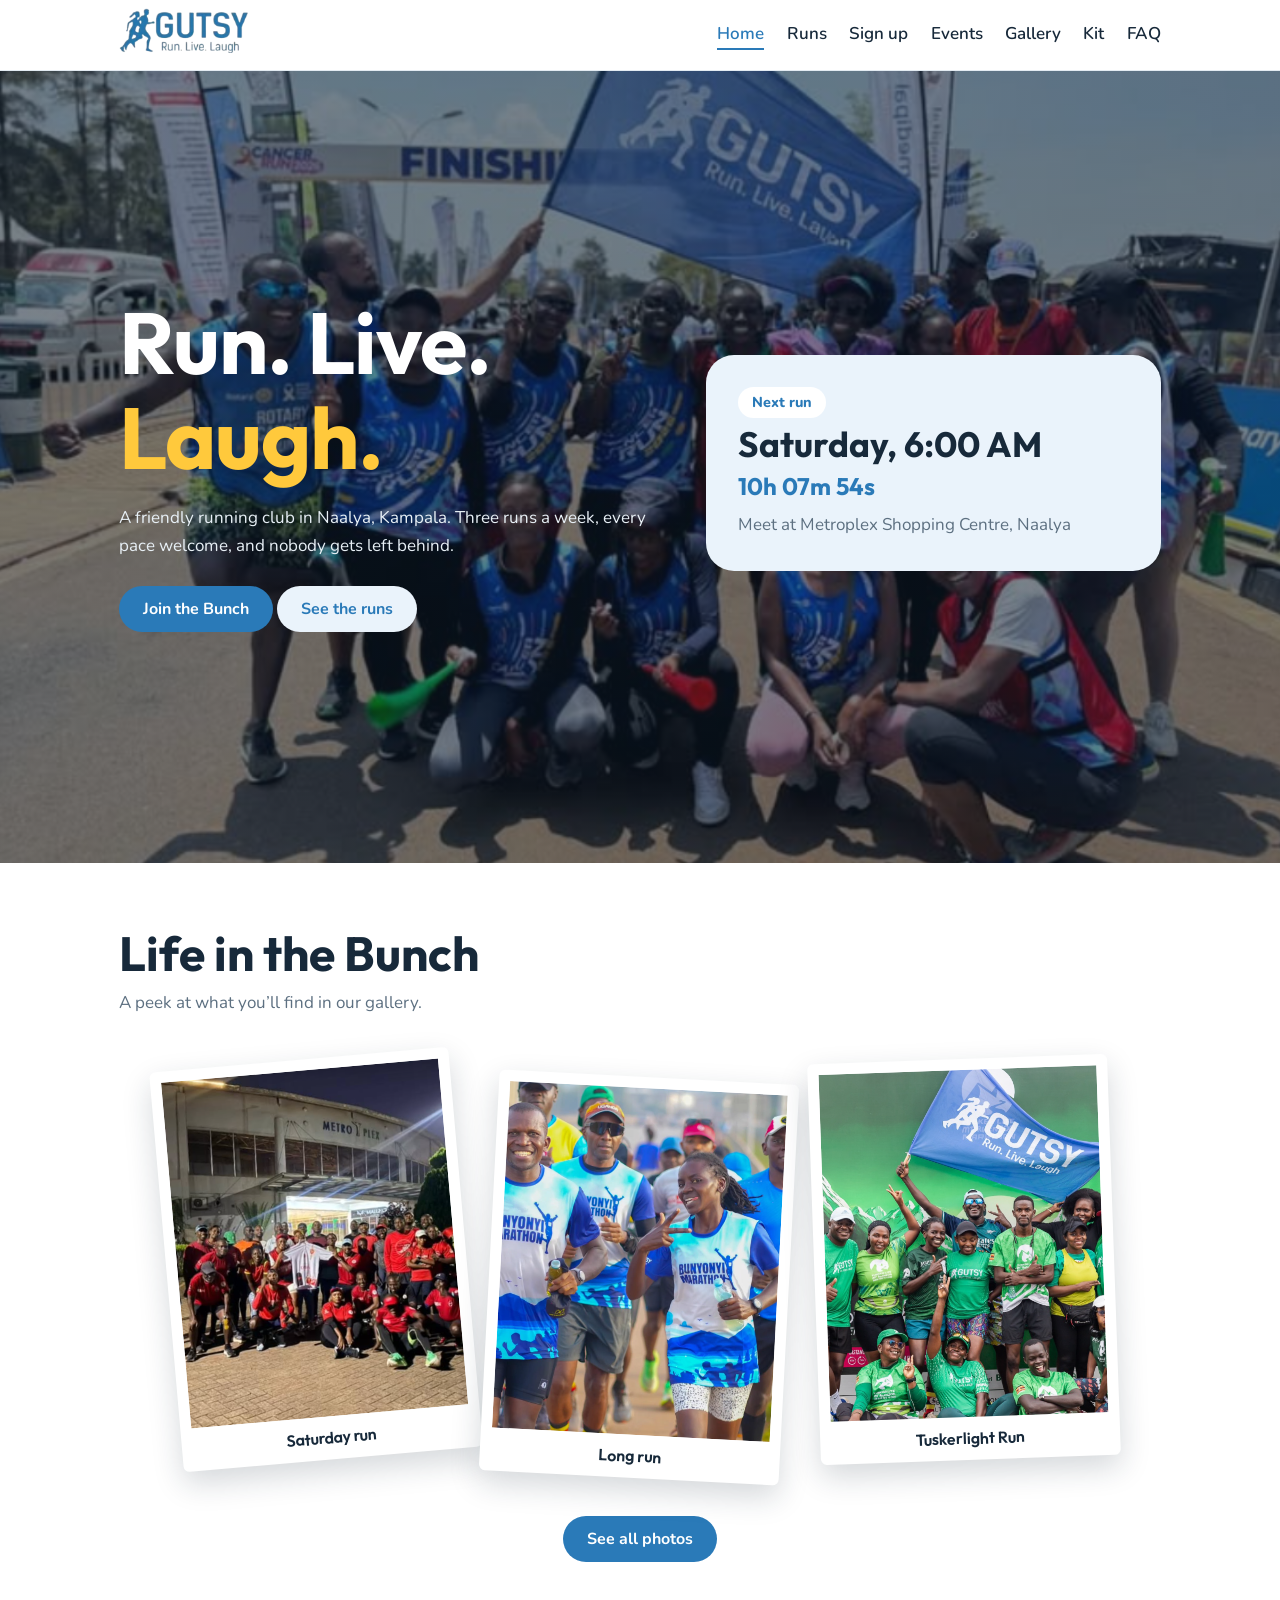
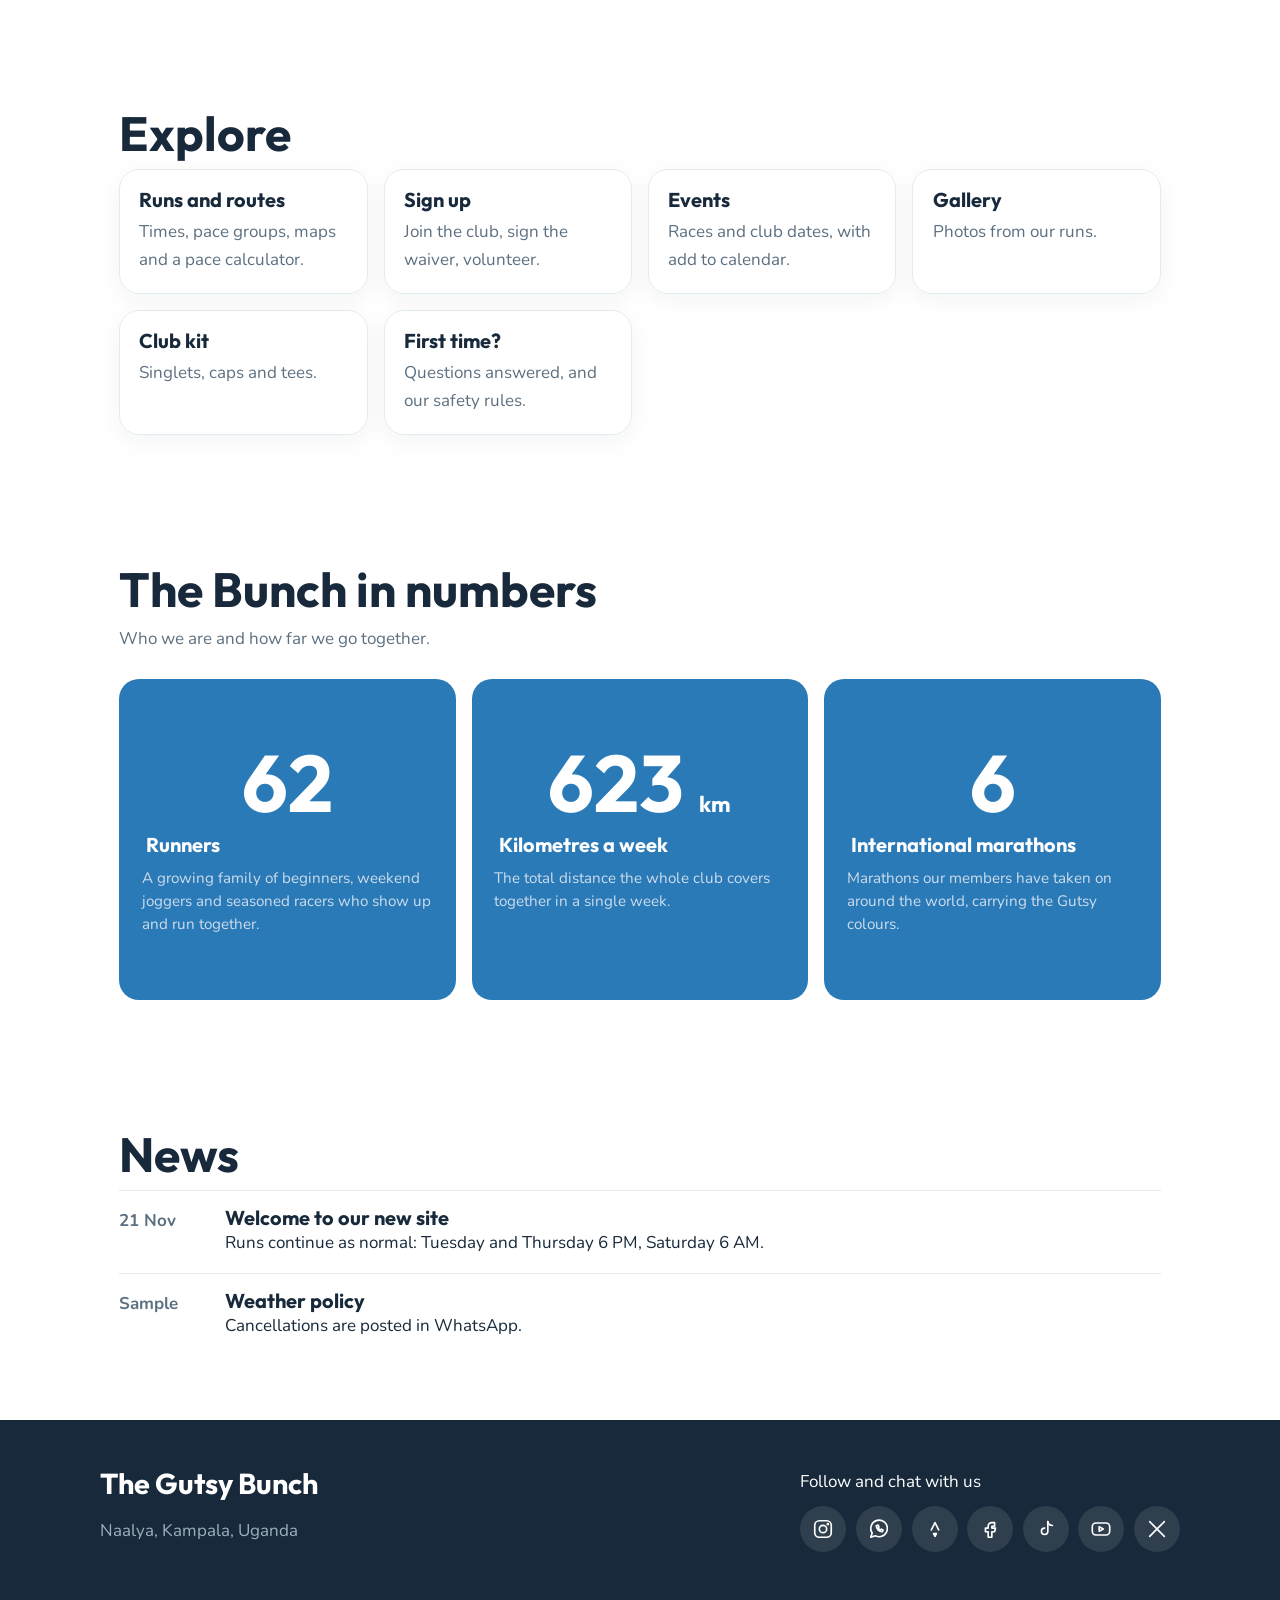
<file: index.html>
<!DOCTYPE html>
<html lang="en"><head><meta charset="utf-8"><meta name="viewport" content="width=device-width, initial-scale=1">
<title>Home – The Gutsy Bunch</title>
<link rel="stylesheet" href="https://fonts.googleapis.com/css2?family=Nunito:wght@400;600;800&family=Outfit:wght@500;700&display=swap">
<link rel="stylesheet" href="css/style.css"></head><body>
<header><nav><a href="index.html"><img src="images/logo.png" alt="Gutsy – Run. Live. Laugh."></a>
<button id="burger" aria-label="Menu">☰</button><div class="links" id="links"><a href="index.html" class="on">Home</a><a href="runs.html">Runs</a><a href="signup.html">Sign up</a><a href="events.html">Events</a><a href="gallery.html">Gallery</a><a href="shop.html">Kit</a><a href="faq.html">FAQ</a></div></nav></header>

<div class="landing">
  <section class="hero" id="top">
    <div>
      <h1>Run. Live. <em>Laugh.</em></h1>
      <p class="lead" style="margin-top:1.2rem">A friendly running club in Naalya, Kampala. Three runs a week, every pace welcome, and nobody gets left behind.</p>
      <a class="btn" href="signup.html">Join the Bunch</a> <a class="btn soft" href="runs.html">See the runs</a>
    </div>
    <div class="next" aria-live="polite"><span class="pill">Next run</span><div class="when" id="nx-day">…</div><div class="cd" id="nx-cd"></div><p id="nx-place" style="margin:.6rem 0 0;color:var(--mute)"></p></div>
  </section>
</div>

<section><h2>Life in the Bunch</h2><p class="lead">A peek at what you’ll find in our gallery.</p>
<div class="snaps" id="snap"></div>
<p style="text-align:center;margin-top:2.5rem"><a class="btn" href="gallery.html">See all photos</a></p></section>

<section><h2>Explore</h2><div class="quick">
<a class="card" href="runs.html"><h3>Runs and routes</h3><p>Times, pace groups, maps and a pace calculator.</p></a>
<a class="card" href="signup.html"><h3>Sign up</h3><p>Join the club, sign the waiver, volunteer.</p></a>
<a class="card" href="events.html"><h3>Events</h3><p>Races and club dates, with add to calendar.</p></a>
<a class="card" href="gallery.html"><h3>Gallery</h3><p>Photos from our runs.</p></a>
<a class="card" href="shop.html"><h3>Club kit</h3><p>Singlets, caps and tees.</p></a>
<a class="card" href="faq.html"><h3>First time?</h3><p>Questions answered, and our safety rules.</p></a></div></section>
<section><h2>The Bunch in numbers</h2><p class="lead">Who we are and how far we go together.</p>
<div class="stats">
<div><b><span class="count" data-to="100">0</span></b><h3>Runners</h3><p>A growing family of beginners, weekend joggers and seasoned racers who show up and run together.</p></div>
<div><b><span class="count" data-to="1000">0</span> <small>km</small></b><h3>Kilometres a week</h3><p>The total distance the whole club covers together in a single week.</p></div>
<div><b><span class="count" data-to="10">0</span></b><h3>International marathons</h3><p>Marathons our members have taken on around the world, carrying the Gutsy colours.</p></div>
</div></section>
<section><h2>News</h2><div class="news" id="news"></div></section>
<footer><div class="in"><div><h3 style="font-size:1.8rem">The Gutsy Bunch</h3><p style="color:#9db0c0">Naalya, Kampala, Uganda</p></div>
<div><p style="margin:0 0 .6rem">Follow and chat with us</p><div class="soc" id="soc"></div></div></div></footer>
<script src="js/config.js"></script><script src="js/common.js"></script><script src="js/home.js"></script></body></html>
</file>
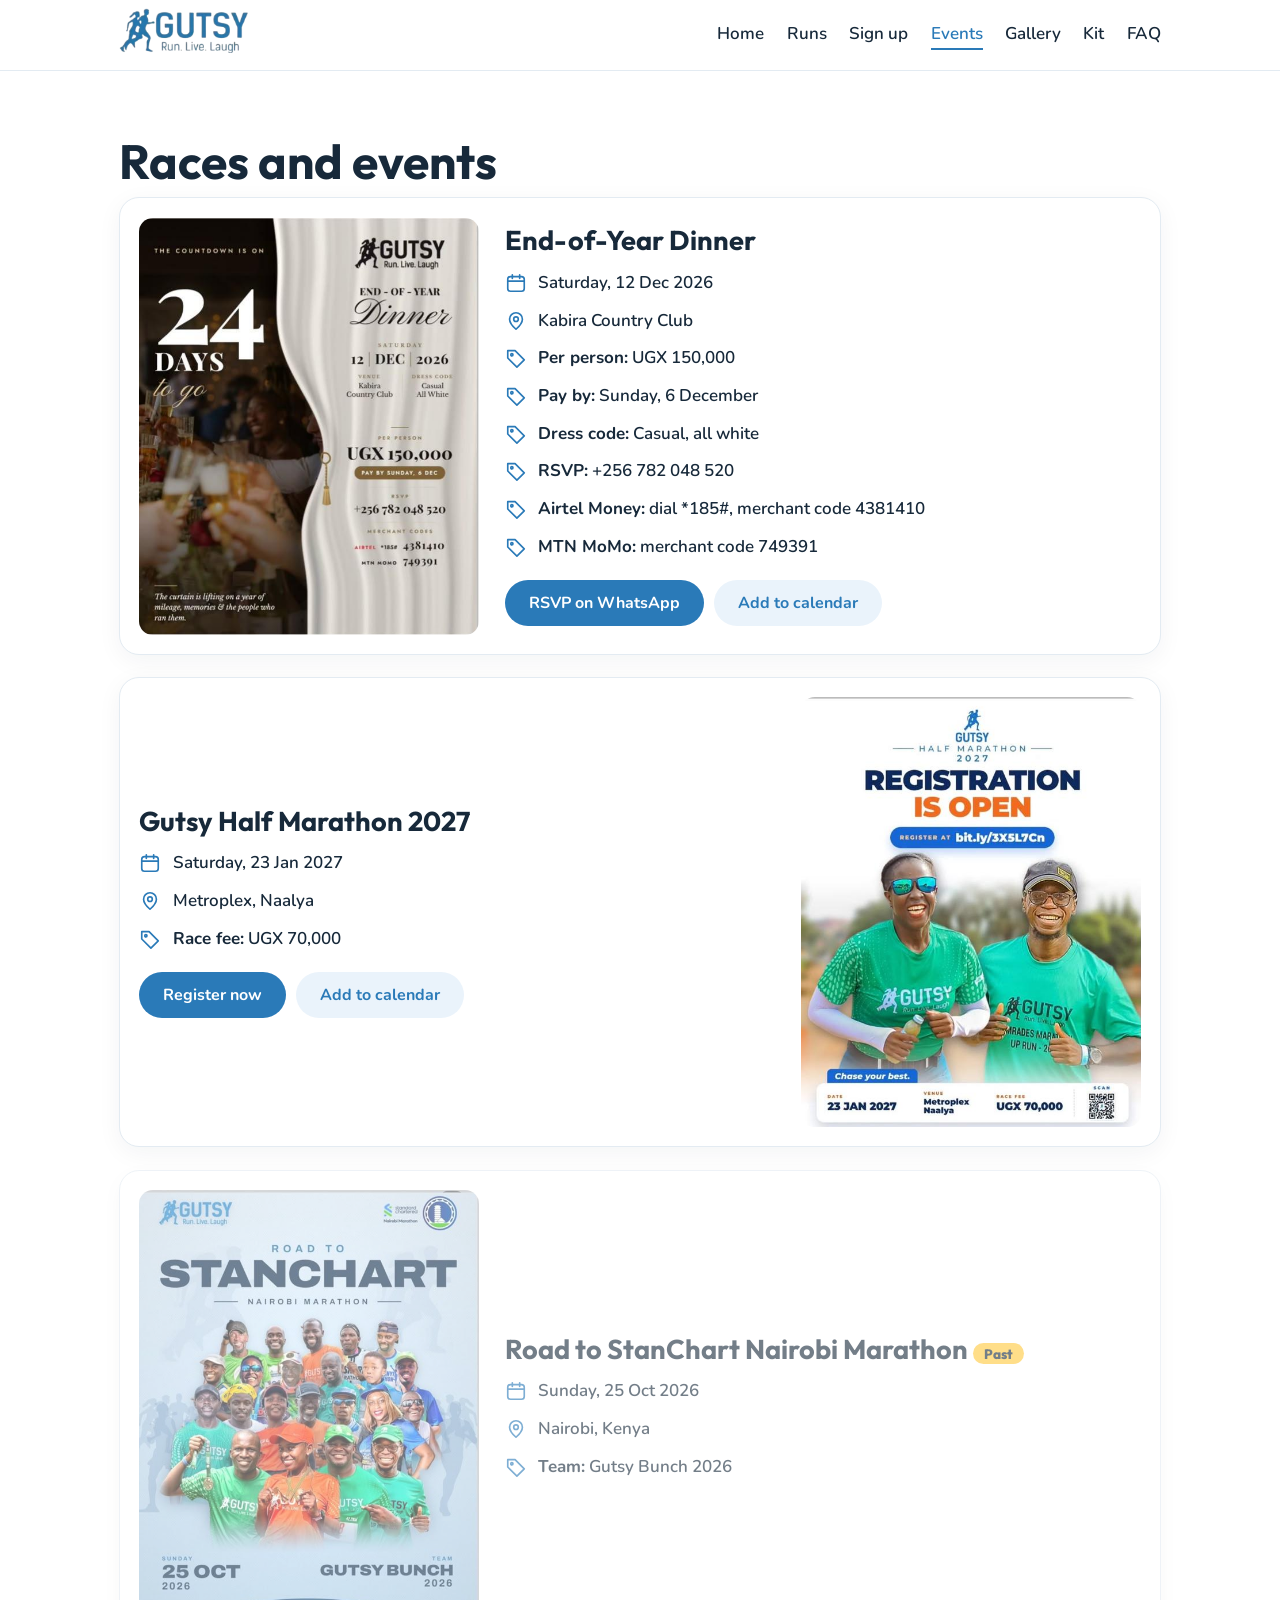
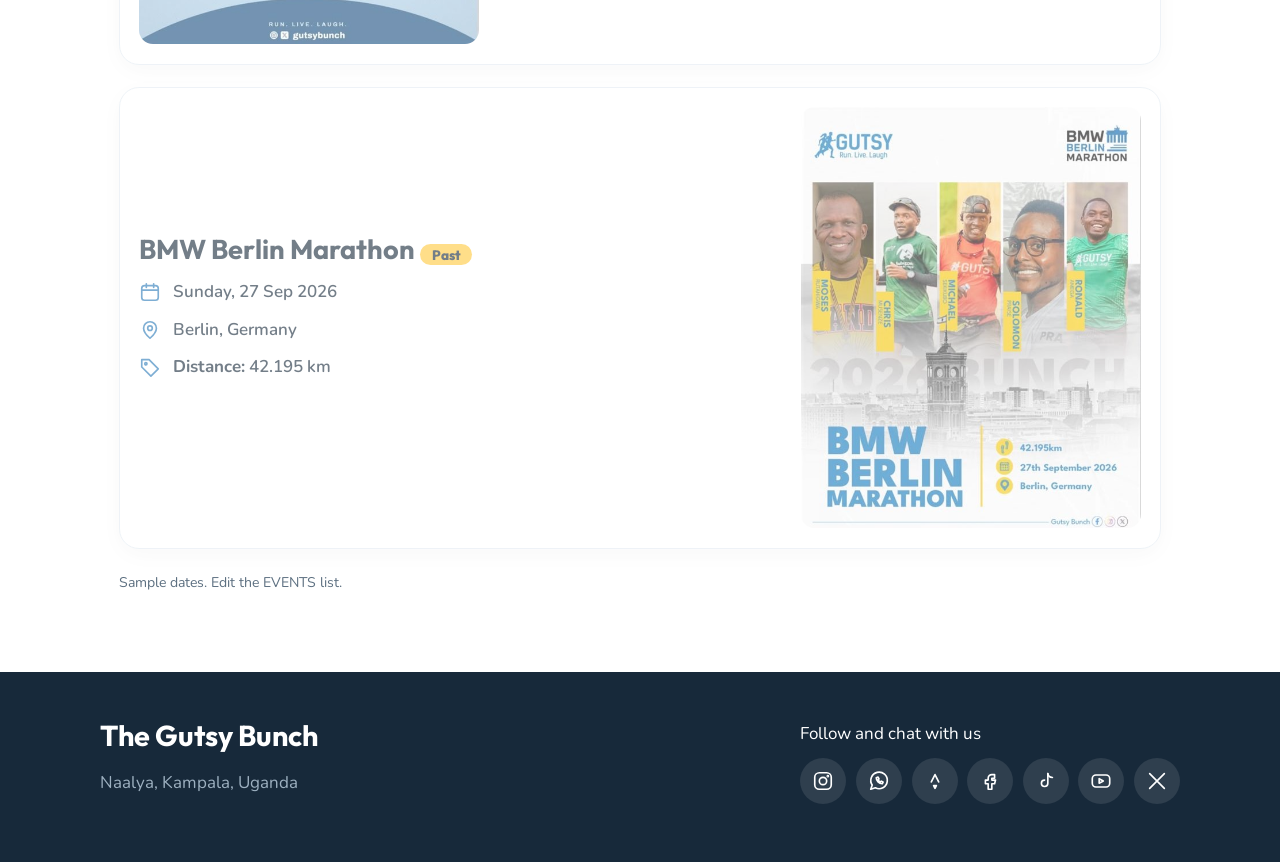
<file: events.html>
<!DOCTYPE html>
<html lang="en"><head><meta charset="utf-8"><meta name="viewport" content="width=device-width, initial-scale=1">
<title>Events – The Gutsy Bunch</title>
<link rel="stylesheet" href="https://fonts.googleapis.com/css2?family=Nunito:wght@400;600;800&family=Outfit:wght@500;700&display=swap">
<link rel="stylesheet" href="css/style.css"></head><body>
<header><nav><a href="index.html"><img src="images/logo.png" alt="Gutsy – Run. Live. Laugh."></a>
<button id="burger" aria-label="Menu">☰</button><div class="links" id="links"><a href="index.html">Home</a><a href="runs.html">Runs</a><a href="signup.html">Sign up</a><a href="events.html" class="on">Events</a><a href="gallery.html">Gallery</a><a href="shop.html">Kit</a><a href="faq.html">FAQ</a></div></nav></header>
<section id="events"><h2>Races and events</h2><div id="evl"></div><p class="note">Sample dates. Edit the EVENTS list.</p></section>
<footer><div class="in"><div><h3 style="font-size:1.8rem">The Gutsy Bunch</h3><p style="color:#9db0c0">Naalya, Kampala, Uganda</p></div>
<div><p style="margin:0 0 .6rem">Follow and chat with us</p><div class="soc" id="soc"></div></div></div></footer>
<script src="js/config.js"></script><script src="js/common.js"></script><script src="js/events.js"></script></body></html>
</file>
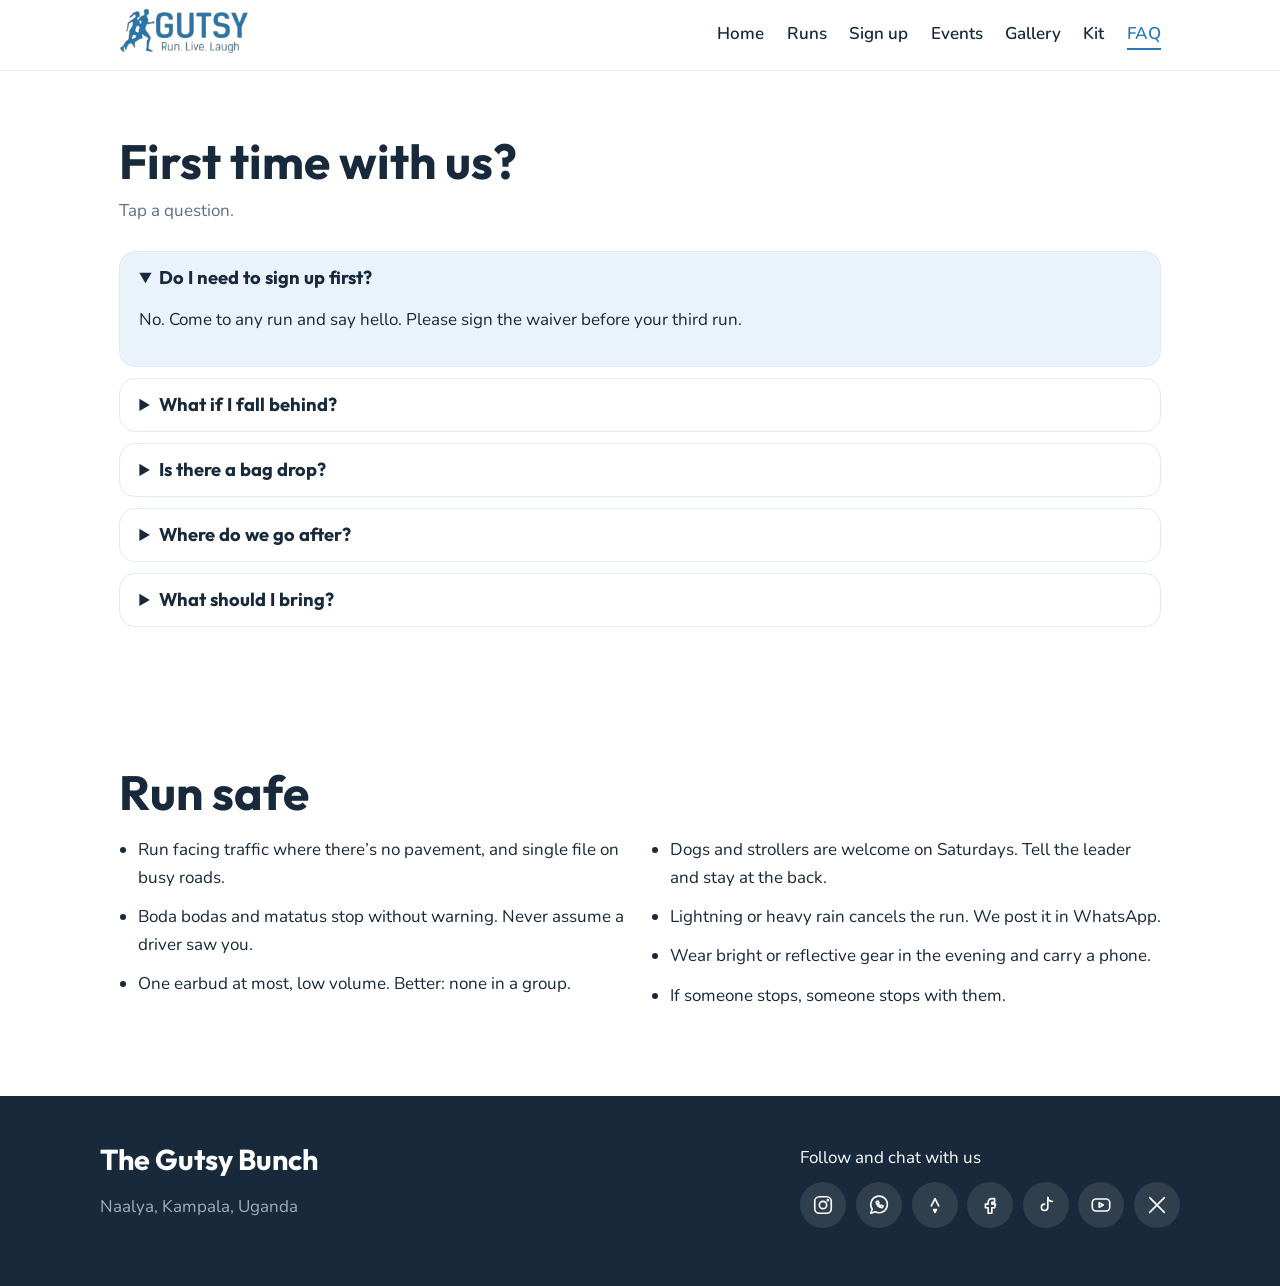
<file: faq.html>
<!DOCTYPE html>
<html lang="en"><head><meta charset="utf-8"><meta name="viewport" content="width=device-width, initial-scale=1">
<title>First time? – The Gutsy Bunch</title>
<link rel="stylesheet" href="https://fonts.googleapis.com/css2?family=Nunito:wght@400;600;800&family=Outfit:wght@500;700&display=swap">
<link rel="stylesheet" href="css/style.css"></head><body>
<header><nav><a href="index.html"><img src="images/logo.png" alt="Gutsy – Run. Live. Laugh."></a>
<button id="burger" aria-label="Menu">☰</button><div class="links" id="links"><a href="index.html">Home</a><a href="runs.html">Runs</a><a href="signup.html">Sign up</a><a href="events.html">Events</a><a href="gallery.html">Gallery</a><a href="shop.html">Kit</a><a href="faq.html" class="on">FAQ</a></div></nav></header>
<section id="first"><h2>First time with us?</h2><p class="lead">Tap a question.</p>
<details open><summary>Do I need to sign up first?</summary><p>No. Come to any run and say hello. Please sign the waiver before your third run.</p></details>
<details><summary>What if I fall behind?</summary><p>You won’t be alone. The easy group is no-drop and every group has someone running at the back.</p></details>
<details><summary>Is there a bag drop?</summary><p>Yes, at the meeting point. Keep phones and valuables on you.</p></details>
<details><summary>Where do we go after?</summary><p>On Saturdays we usually end with coffee and breakfast near the start. Ask a leader.</p></details>
<details><summary>What should I bring?</summary><p>Water, a light jacket for 6 AM, and reflective gear for the evening runs.</p></details></section><section><h2>Run safe</h2><ul class="rules">
<li>Run facing traffic where there’s no pavement, and single file on busy roads.</li>
<li>Boda bodas and matatus stop without warning. Never assume a driver saw you.</li>
<li>One earbud at most, low volume. Better: none in a group.</li>
<li>Dogs and strollers are welcome on Saturdays. Tell the leader and stay at the back.</li>
<li>Lightning or heavy rain cancels the run. We post it in WhatsApp.</li>
<li>Wear bright or reflective gear in the evening and carry a phone.</li>
<li>If someone stops, someone stops with them.</li></ul></section>
<footer><div class="in"><div><h3 style="font-size:1.8rem">The Gutsy Bunch</h3><p style="color:#9db0c0">Naalya, Kampala, Uganda</p></div>
<div><p style="margin:0 0 .6rem">Follow and chat with us</p><div class="soc" id="soc"></div></div></div></footer>
<script src="js/config.js"></script><script src="js/common.js"></script></body></html>
</file>
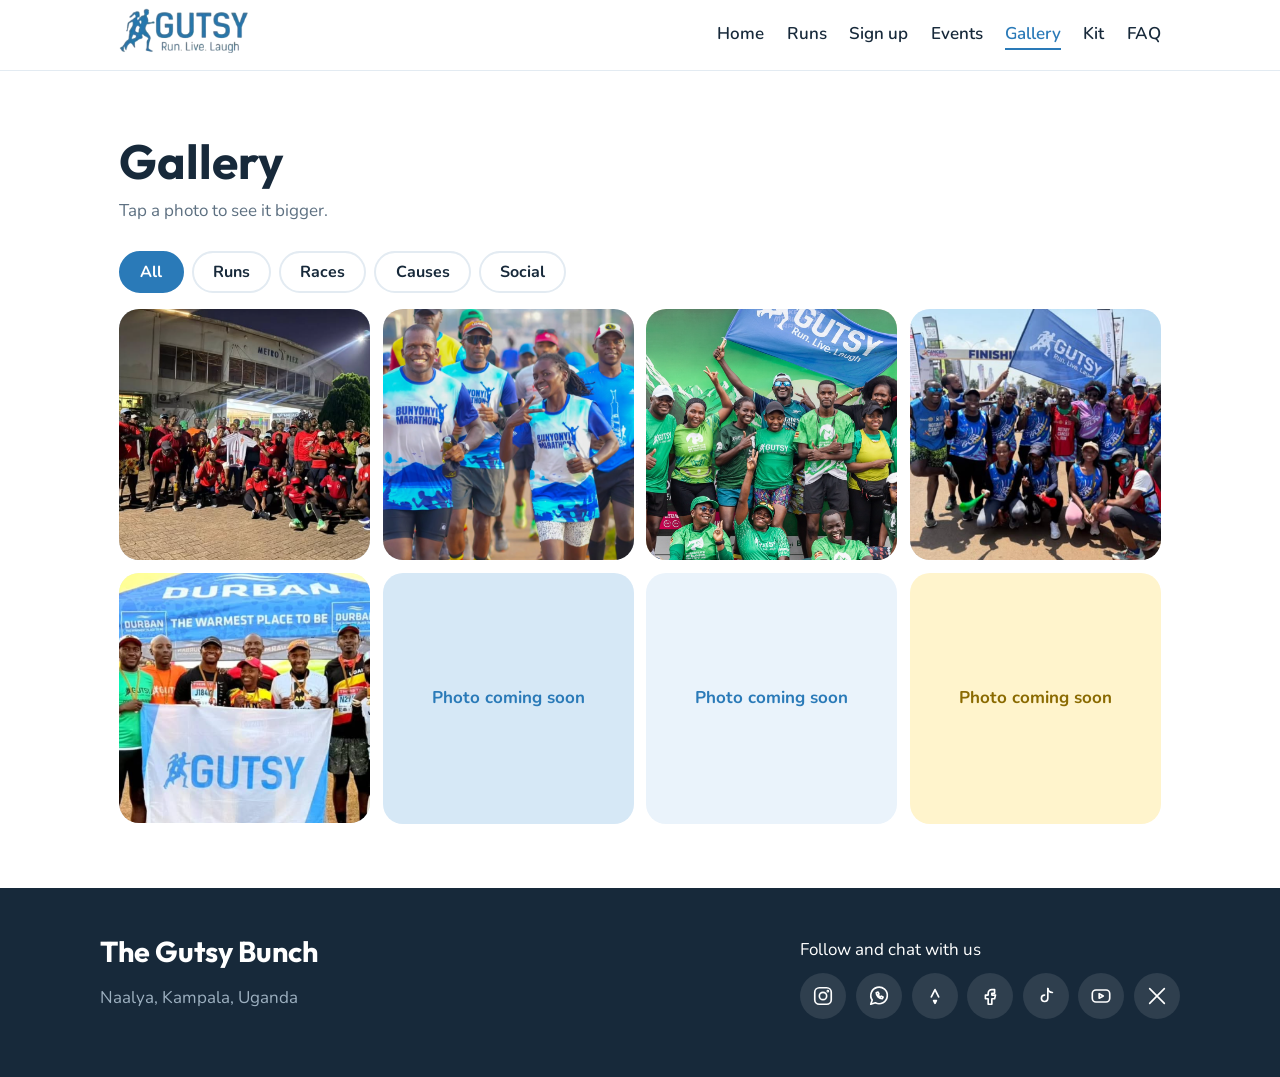
<file: gallery.html>
<!DOCTYPE html>
<html lang="en"><head><meta charset="utf-8"><meta name="viewport" content="width=device-width, initial-scale=1">
<title>Gallery – The Gutsy Bunch</title>
<link rel="stylesheet" href="https://fonts.googleapis.com/css2?family=Nunito:wght@400;600;800&family=Outfit:wght@500;700&display=swap">
<link rel="stylesheet" href="css/style.css"></head><body>
<header><nav><a href="index.html"><img src="images/logo.png" alt="Gutsy – Run. Live. Laugh."></a>
<button id="burger" aria-label="Menu">☰</button><div class="links" id="links"><a href="index.html">Home</a><a href="runs.html">Runs</a><a href="signup.html">Sign up</a><a href="events.html">Events</a><a href="gallery.html" class="on">Gallery</a><a href="shop.html">Kit</a><a href="faq.html">FAQ</a></div></nav></header>
<section id="photos"><h2>Gallery</h2><p class="lead">Tap a photo to see it bigger.</p>
<div class="gtools" id="gf"></div><div class="gal" id="gal"></div>
<input type="file" id="up" accept="image/*" multiple hidden></section><div id="lb" role="dialog" aria-label="Photo viewer"><button class="x" aria-label="Close">×</button><button class="pv" aria-label="Previous">‹</button><div class="st" id="lbc"></div><button class="nx" aria-label="Next">›</button></div>

<footer><div class="in"><div><h3 style="font-size:1.8rem">The Gutsy Bunch</h3><p style="color:#9db0c0">Naalya, Kampala, Uganda</p></div>
<div><p style="margin:0 0 .6rem">Follow and chat with us</p><div class="soc" id="soc"></div></div></div></footer>
<script src="js/config.js"></script><script src="js/common.js"></script><script src="js/gallery.js"></script></body></html>
</file>
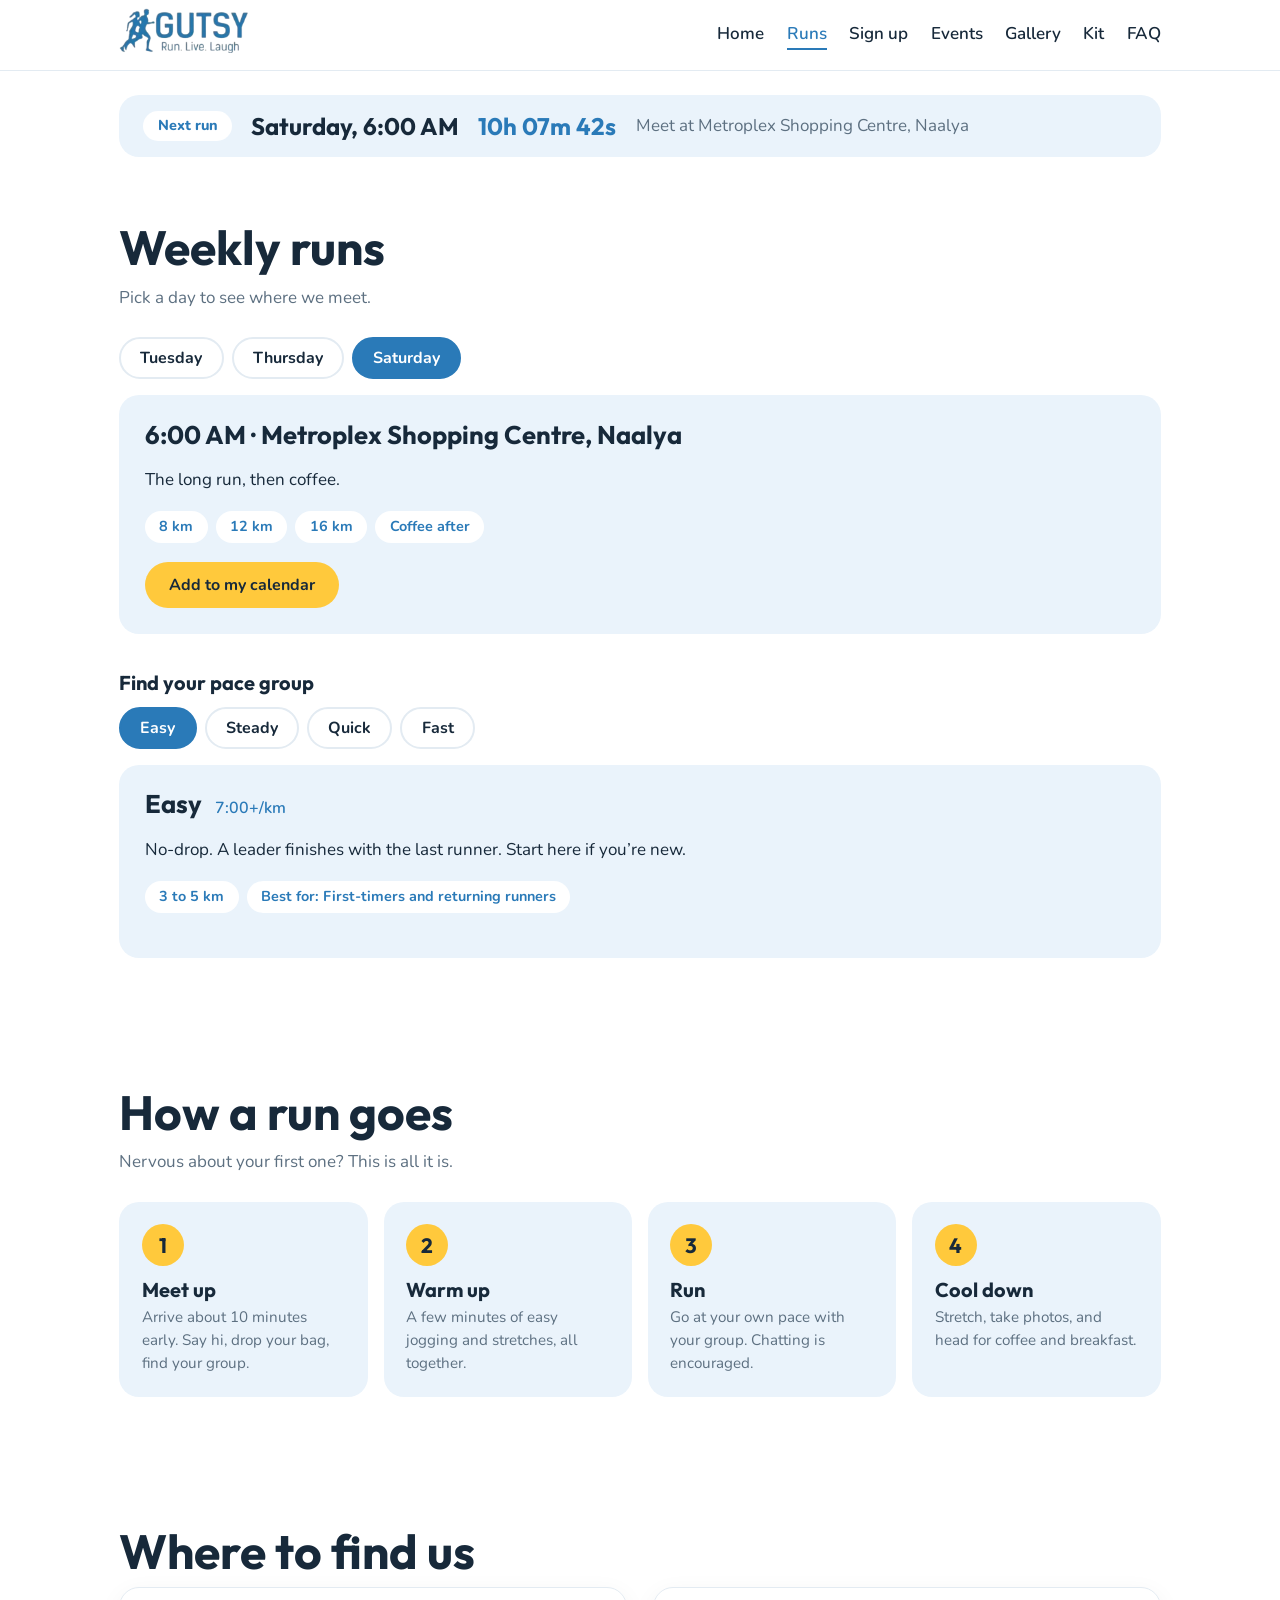
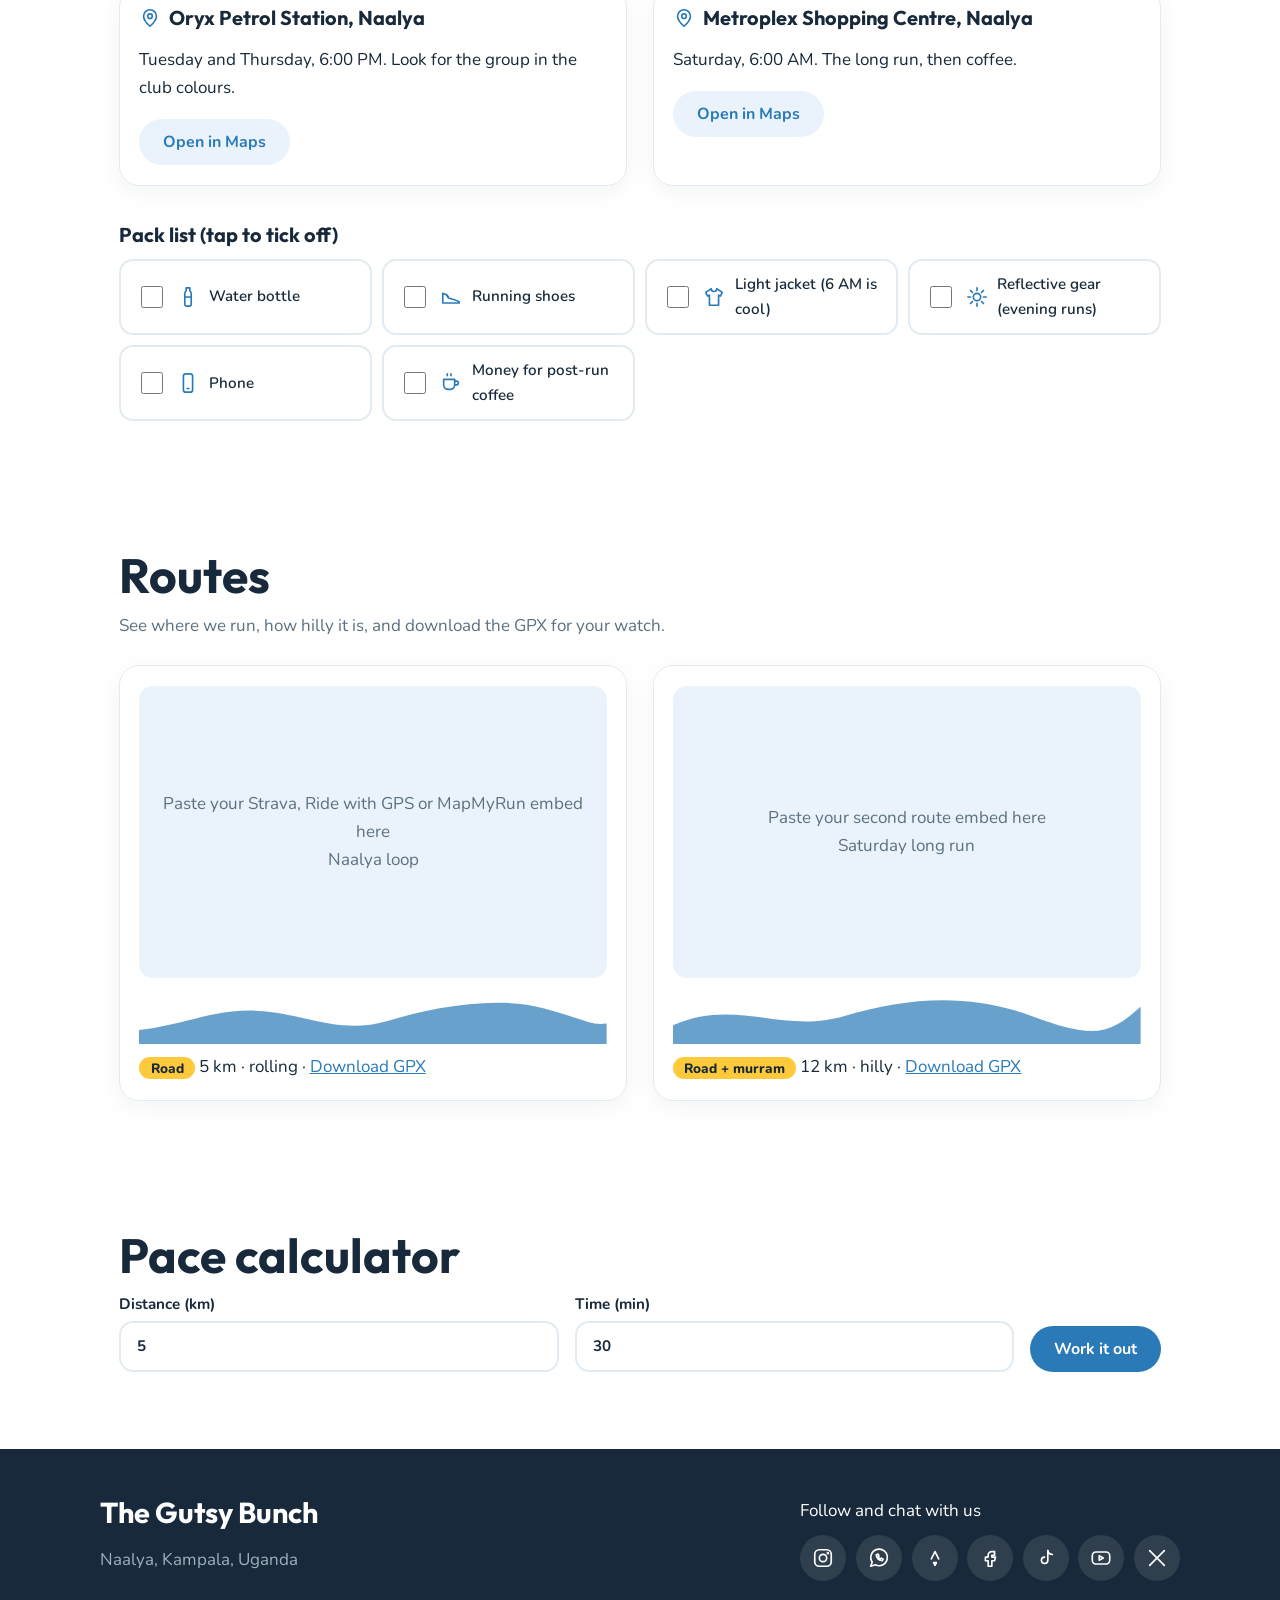
<file: runs.html>
<!DOCTYPE html>
<html lang="en"><head><meta charset="utf-8"><meta name="viewport" content="width=device-width, initial-scale=1">
<title>Runs – The Gutsy Bunch</title>
<link rel="stylesheet" href="https://fonts.googleapis.com/css2?family=Nunito:wght@400;600;800&family=Outfit:wght@500;700&display=swap">
<link rel="stylesheet" href="css/style.css"></head><body>
<header><nav><a href="index.html"><img src="images/logo.png" alt="Gutsy – Run. Live. Laugh."></a>
<button id="burger" aria-label="Menu">☰</button><div class="links" id="links"><a href="index.html">Home</a><a href="runs.html" class="on">Runs</a><a href="signup.html">Sign up</a><a href="events.html">Events</a><a href="gallery.html">Gallery</a><a href="shop.html">Kit</a><a href="faq.html">FAQ</a></div></nav></header>
<div class="banner"><div class="next"><span class="pill">Next run</span><span class="when" id="nx-day"></span><span class="cd" id="nx-cd"></span><span id="nx-place" style="color:var(--mute)"></span></div></div><section id="runs"><h2>Weekly runs</h2><p class="lead">Pick a day to see where we meet.</p>
<div class="tabs" role="tablist" id="rtabs"></div><div class="panel" id="rpanel"></div>
<h3 style="margin:2.4rem 0 .8rem">Find your pace group</h3>
<div class="tabs" id="gtabs"></div><div class="panel" id="gpanel"></div>
</section>

<section>
  <h2>How a run goes</h2>
  <p class="lead">Nervous about your first one? This is all it is.</p>
  <div class="steps">
    <div class="step"><i>1</i><h3>Meet up</h3><p>Arrive about 10 minutes early. Say hi, drop your bag, find your group.</p></div>
    <div class="step"><i>2</i><h3>Warm up</h3><p>A few minutes of easy jogging and stretches, all together.</p></div>
    <div class="step"><i>3</i><h3>Run</h3><p>Go at your own pace with your group. Chatting is encouraged.</p></div>
    <div class="step"><i>4</i><h3>Cool down</h3><p>Stretch, take photos, and head for coffee and breakfast.</p></div>
  </div>
</section>

<section>
  <h2>Where to find us</h2>
  <div class="two">
    <div class="card">
      <h3><svg class="ico" viewBox="0 0 24 24"><path d="M12 21s-7-6.2-7-11a7 7 0 0 1 14 0c0 4.8-7 11-7 11z"/><circle cx="12" cy="10" r="2.5"/></svg>Oryx Petrol Station, Naalya</h3>
      <p>Tuesday and Thursday, 6:00 PM. Look for the group in the club colours.</p>
      <a class="btn soft" target="_blank" rel="noopener" href="https://www.google.com/maps/search/?api=1&query=Oryx+Petrol+Station+Naalya">Open in Maps</a>
    </div>
    <div class="card">
      <h3><svg class="ico" viewBox="0 0 24 24"><path d="M12 21s-7-6.2-7-11a7 7 0 0 1 14 0c0 4.8-7 11-7 11z"/><circle cx="12" cy="10" r="2.5"/></svg>Metroplex Shopping Centre, Naalya</h3>
      <p>Saturday, 6:00 AM. The long run, then coffee.</p>
      <a class="btn soft" target="_blank" rel="noopener" href="https://www.google.com/maps/search/?api=1&query=Metroplex+Shopping+Centre+Naalya">Open in Maps</a>
    </div>
  </div>

  <h3 style="margin-top:2.4rem">Pack list (tap to tick off)</h3>
  <div class="checks">
    <label><input type="checkbox"><span><svg class="ico" viewBox="0 0 24 24"><path d="M10 2h4v3l1.5 2.5V20a2 2 0 0 1-2 2h-3a2 2 0 0 1-2-2V7.5L10 5z"/><path d="M8.5 12h7"/></svg>Water bottle</span></label>
    <label><input type="checkbox"><span><svg class="ico" viewBox="0 0 24 24"><path d="M3 17V8l4 1.5L9 13l5 1.5c3 .8 6 1.5 7 3v1H3z"/><path d="M7 9.5l2 2"/></svg>Running shoes</span></label>
    <label><input type="checkbox"><span><svg class="ico" viewBox="0 0 24 24"><path d="M9 3L3 7l2 4 2-1v11h10V10l2 1 2-4-6-4c0 1.7-1.3 3-3 3S9 4.7 9 3z"/></svg>Light jacket (6 AM is cool)</span></label>
    <label><input type="checkbox"><span><svg class="ico" viewBox="0 0 24 24"><circle cx="12" cy="12" r="4"/><path d="M12 2v3M12 19v3M2 12h3M19 12h3M4.9 4.9l2.1 2.1M17 17l2.1 2.1M4.9 19.1L7 17M17 7l2.1-2.1"/></svg>Reflective gear (evening runs)</span></label>
    <label><input type="checkbox"><span><svg class="ico" viewBox="0 0 24 24"><rect x="7" y="2" width="10" height="20" rx="2.5"/><path d="M11 18h2"/></svg>Phone</span></label>
    <label><input type="checkbox"><span><svg class="ico" viewBox="0 0 24 24"><path d="M4 8h12v6a5 5 0 0 1-5 5H9a5 5 0 0 1-5-5z"/><path d="M16 10h2a2 2 0 0 1 0 4h-2"/><path d="M8 2v2M12 2v2"/></svg>Money for post-run coffee</span></label>
  </div>
  
</section>

<section id="routes"><h2>Routes</h2><p class="lead">See where we run, how hilly it is, and download the GPX for your watch.</p>
<div class="routes">
<div class="card"><div class="map">Paste your Strava, Ride with GPS or MapMyRun embed here<br>Naalya loop</div>
<svg class="elev" viewBox="0 0 300 60" preserveAspectRatio="none" role="img" aria-label="Elevation profile"><path d="M0 45C30 40 50 20 80 25S130 50 160 35 230 8 260 22 290 40 300 38V60H0Z" fill="#2a7ab8" opacity=".7"/></svg>
<span class="tag">Road</span> 5 km · rolling · <a href="#" onclick="return alert('Link your GPX file here')">Download GPX</a></div>
<div class="card"><div class="map">Paste your second route embed here<br>Saturday long run</div>
<svg class="elev" viewBox="0 0 300 60" preserveAspectRatio="none" role="img" aria-label="Elevation profile"><path d="M0 40C40 10 70 50 110 30S190 5 230 30 280 50 300 20V60H0Z" fill="#2a7ab8" opacity=".7"/></svg>
<span class="tag">Road + murram</span> 12 km · hilly · <a href="#" onclick="return alert('Link your GPX file here')">Download GPX</a></div></div></section><section><h2>Pace calculator</h2><div class="pace"><label>Distance (km)<input id="pd" type="number" step=".1" value="5"></label><label>Time (min)<input id="pt" type="number" step=".1" value="30"></label><button class="btn" id="pb">Work it out</button></div><div id="pout"></div></section>
<footer><div class="in"><div><h3 style="font-size:1.8rem">The Gutsy Bunch</h3><p style="color:#9db0c0">Naalya, Kampala, Uganda</p></div>
<div><p style="margin:0 0 .6rem">Follow and chat with us</p><div class="soc" id="soc"></div></div></div></footer>
<script src="js/config.js"></script><script src="js/common.js"></script><script src="js/runs.js"></script></body></html>
</file>
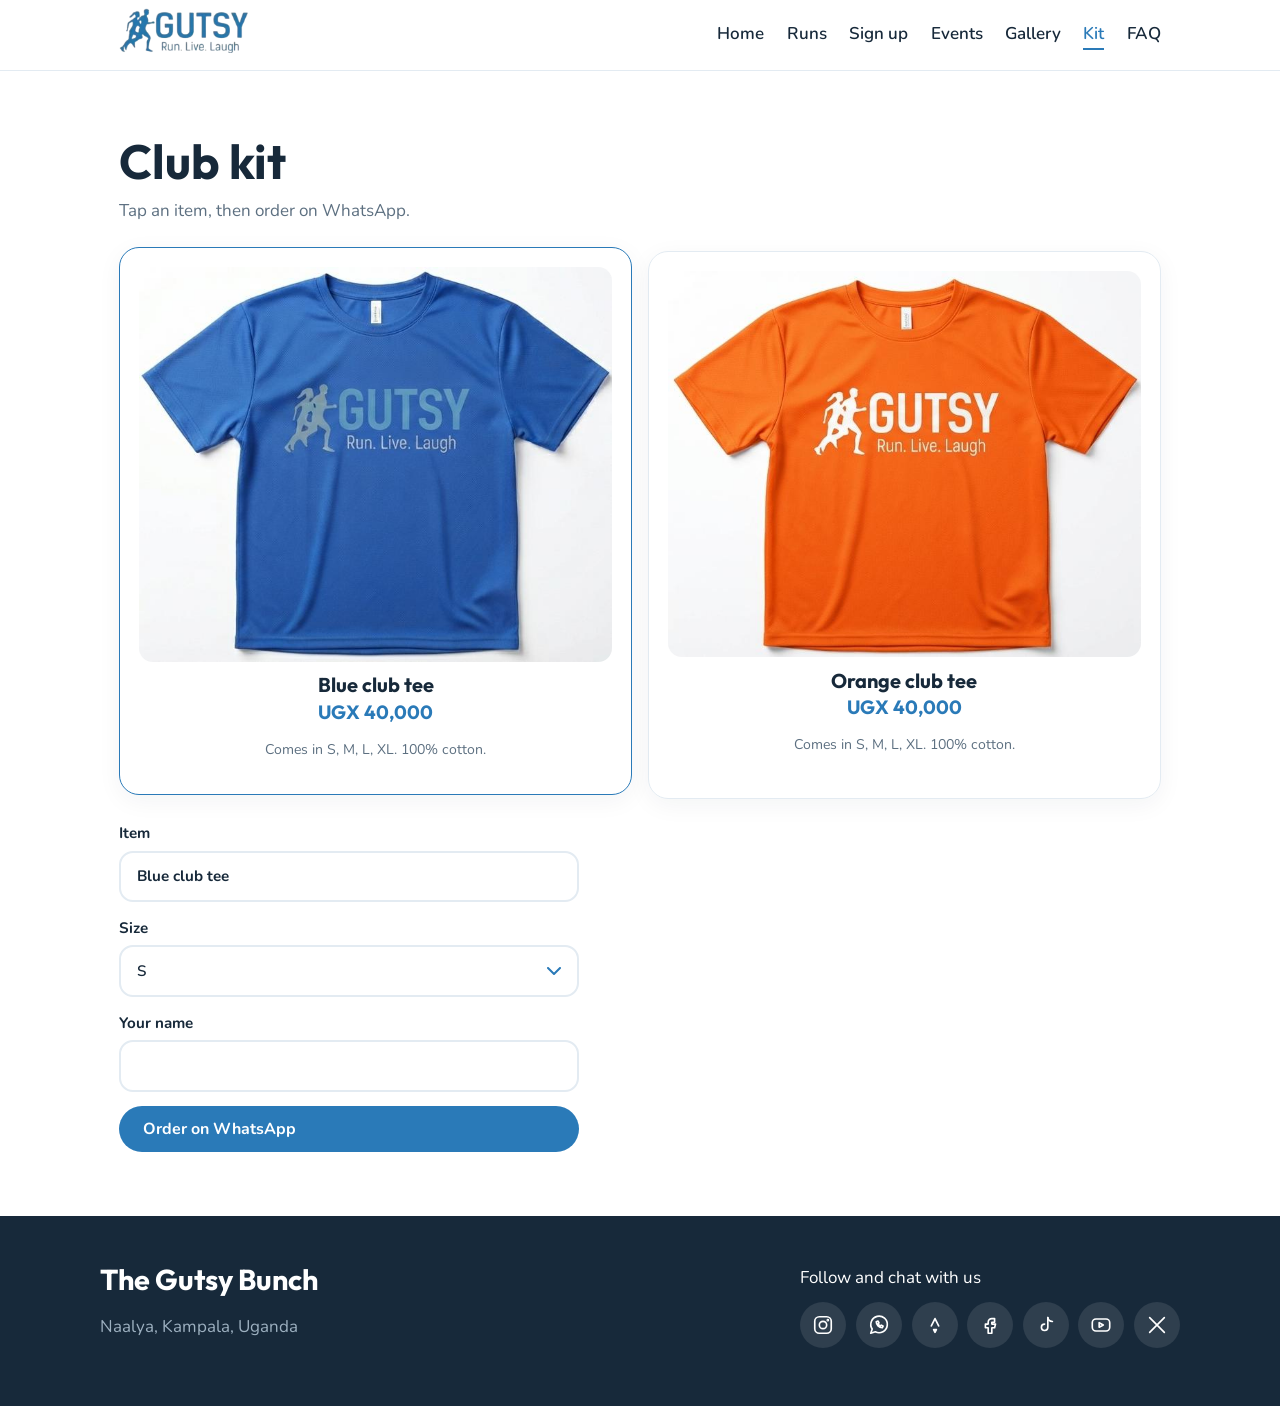
<file: shop.html>
<!DOCTYPE html>
<html lang="en"><head><meta charset="utf-8"><meta name="viewport" content="width=device-width, initial-scale=1">
<title>Kit – The Gutsy Bunch</title>
<link rel="stylesheet" href="https://fonts.googleapis.com/css2?family=Nunito:wght@400;600;800&family=Outfit:wght@500;700&display=swap">
<link rel="stylesheet" href="css/style.css"></head><body>
<header><nav><a href="index.html"><img src="images/logo.png" alt="Gutsy – Run. Live. Laugh."></a>
<button id="burger" aria-label="Menu">☰</button><div class="links" id="links"><a href="index.html">Home</a><a href="runs.html">Runs</a><a href="signup.html">Sign up</a><a href="events.html">Events</a><a href="gallery.html">Gallery</a><a href="shop.html" class="on">Kit</a><a href="faq.html">FAQ</a></div></nav></header>
<section id="shop"><h2>Club kit</h2><p class="lead">Tap an item, then order on WhatsApp.</p>
<div class="shop" id="shopg"><div class="card" data-i="Club singlet"><svg viewBox="0 0 100 80"><path d="M30 5H42Q50 18 58 5H70L82 25 72 32 70 75H30L28 32 18 25Z" fill="#2a7ab8"/></svg><h3>Club singlet</h3>UGX 45,000</div>
<div class="card" data-i="Cap"><svg viewBox="0 0 100 80"><path d="M20 50Q20 15 50 15T80 50L95 54V62H20Z" fill="#ffc93c"/></svg><h3>Cap</h3>UGX 20,000</div>
<div class="card" data-i="Race-day tee"><svg viewBox="0 0 100 80"><path d="M25 5H75L82 75H18Z" fill="#17293a"/></svg><h3>Race-day tee</h3>UGX 35,000</div></div>
<form id="shopf" style="margin-top:1.4rem;max-width:460px"><label>Item<input name="i" id="item" value="Club singlet" readonly></label><label>Size<select name="z"><option>S</option><option>M</option><option>L</option><option>XL</option></select></label><label>Your name<input name="n" required></label><button class="btn" type="submit">Order on WhatsApp</button></form></section>
<footer><div class="in"><div><h3 style="font-size:1.8rem">The Gutsy Bunch</h3><p style="color:#9db0c0">Naalya, Kampala, Uganda</p></div>
<div><p style="margin:0 0 .6rem">Follow and chat with us</p><div class="soc" id="soc"></div></div></div></footer>
<script src="js/config.js"></script><script src="js/common.js"></script><script src="js/shop.js"></script></body></html>
</file>
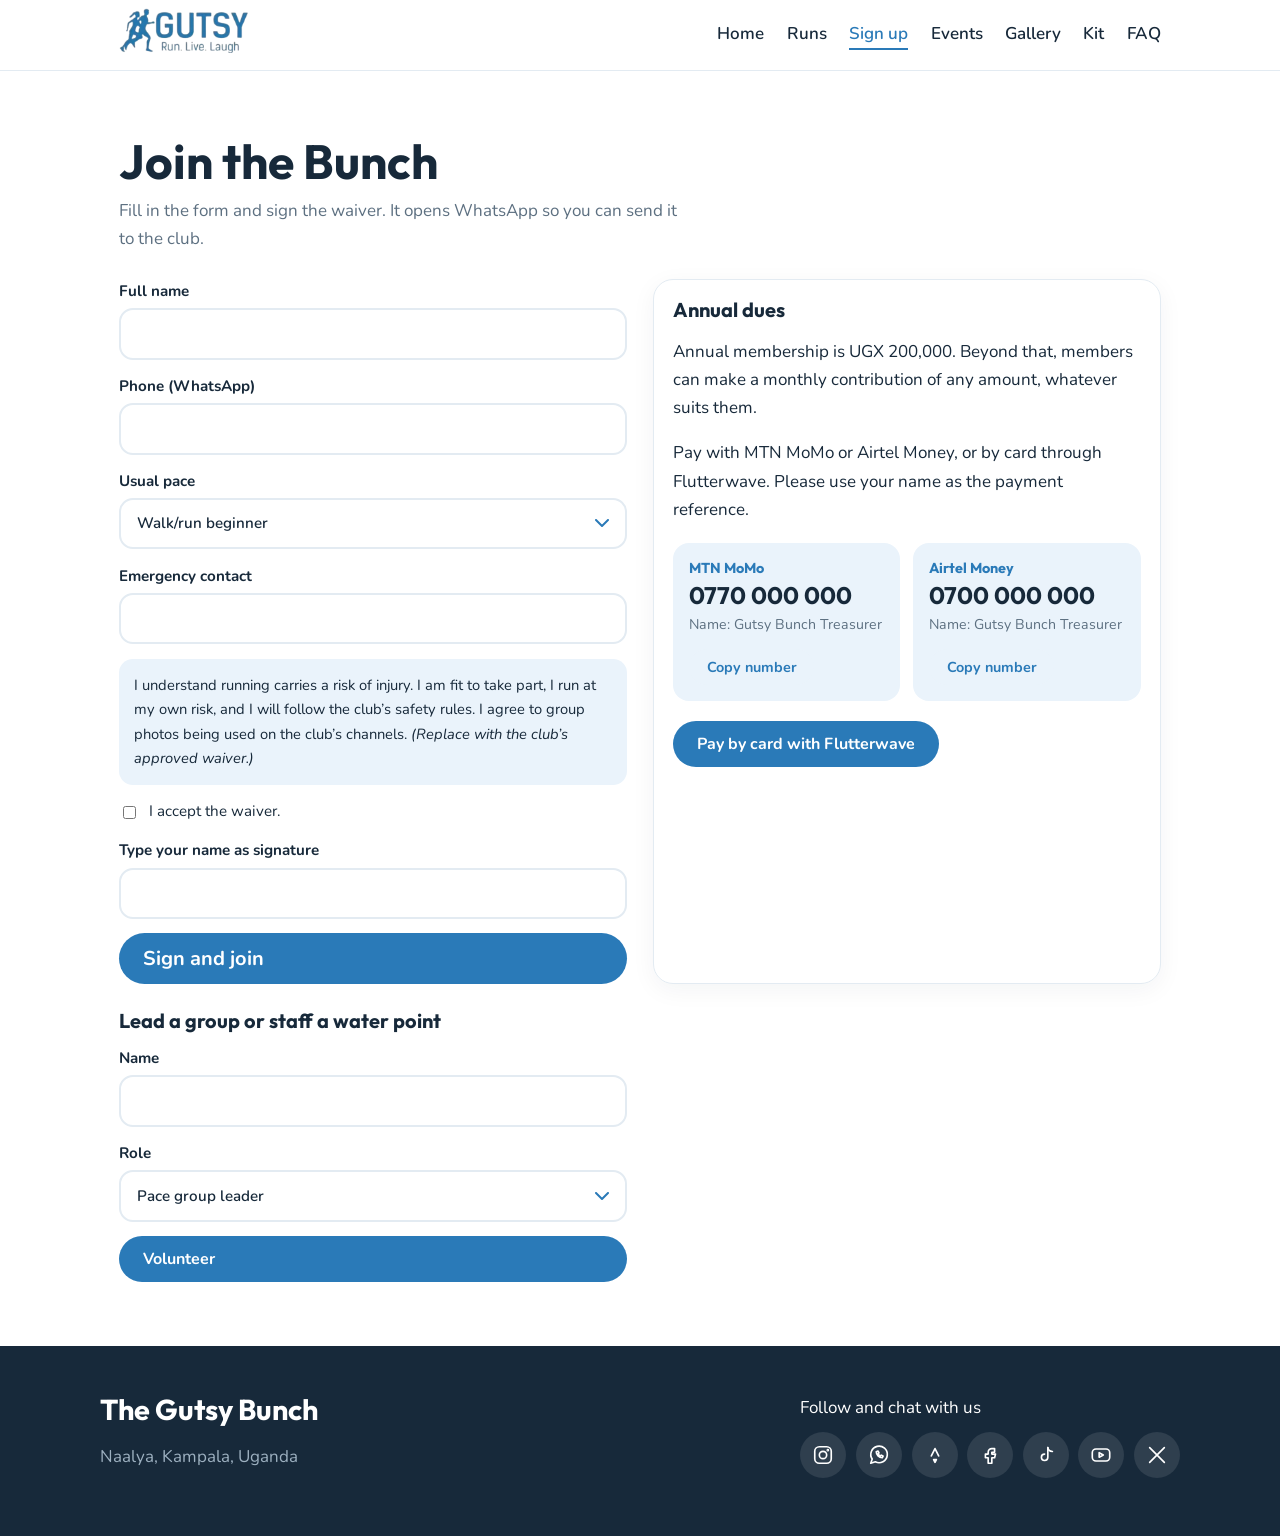
<file: signup.html>
<!DOCTYPE html>
<html lang="en"><head><meta charset="utf-8"><meta name="viewport" content="width=device-width, initial-scale=1">
<title>Sign up – The Gutsy Bunch</title>
<link rel="stylesheet" href="https://fonts.googleapis.com/css2?family=Nunito:wght@400;600;800&family=Outfit:wght@500;700&display=swap">
<link rel="stylesheet" href="css/style.css"></head><body>
<header><nav><a href="index.html"><img src="images/logo.png" alt="Gutsy – Run. Live. Laugh."></a>
<button id="burger" aria-label="Menu">☰</button><div class="links" id="links"><a href="index.html">Home</a><a href="runs.html">Runs</a><a href="signup.html" class="on">Sign up</a><a href="events.html">Events</a><a href="gallery.html">Gallery</a><a href="shop.html">Kit</a><a href="faq.html">FAQ</a></div></nav></header>
<section id="join"><h2>Join the Bunch</h2><p class="lead">Fill in the form and sign the waiver. It opens WhatsApp so you can send it to the club.</p>
<div class="two"><form id="joinf"><label>Full name<input name="n" required></label><label>Phone (WhatsApp)<input name="p" type="tel" required></label>
<label>Usual pace<select name="pc"><option>Walk/run beginner</option><option>Easy 7:00+/km</option><option>Steady 6:00/km</option><option>Quick 5:00/km</option><option>Fast</option><option>Not sure yet</option></select></label>
<label>Emergency contact<input name="e" required></label>
<div class="waiver">I understand running carries a risk of injury. I am fit to take part, I run at my own risk, and I will follow the club’s safety rules. I agree to group photos being used on the club’s channels. <i>(Replace with the club’s approved waiver.)</i></div>
<label class="chk"><input type="checkbox" required> I accept the waiver.</label>
<label>Type your name as signature<input name="s" required></label>
<button class="sign-btn" type="submit">Sign and join</button><div class="ok" id="ok">Done. WhatsApp should open. Send the message to finish.</div></form>

<div class="card">
  <h3>Annual dues</h3>
  <p>Annual membership is UGX 200,000. Beyond that, members can make a monthly contribution of any amount, whatever suits them.</p>
  <p>Pay with MTN MoMo or Airtel Money, or by card through Flutterwave. Please use your name as the payment reference.</p>

  <div class="pay">
    <div>
      <span class="pay-n">MTN MoMo</span>
      <b>0770 000 000</b>
      <small>Name: Gutsy Bunch Treasurer</small>
      <button type="button" class="btn soft" onclick="copyNum('0770000000',this)">Copy number</button>
    </div>
    <div>
      <span class="pay-n">Airtel Money</span>
      <b>0700 000 000</b>
      <small>Name: Gutsy Bunch Treasurer</small>
      <button type="button" class="btn soft" onclick="copyNum('0700000000',this)">Copy number</button>
    </div>
  </div>

  <a class="btn" href="#" onclick="return alert('Demo only. Paste your real Flutterwave payment link here.')">Pay by card with Flutterwave</a>
 </div>

<form id="volf"><h3>Lead a group or staff a water point</h3><label>Name<input name="n" required></label><label>Role<select name="r"><option>Pace group leader</option><option>Sweeper</option><option>Water station</option></select></label><button class="btn" type="submit">Volunteer</button></form></div></section>
<footer><div class="in"><div><h3 style="font-size:1.8rem">The Gutsy Bunch</h3><p style="color:#9db0c0">Naalya, Kampala, Uganda</p></div>
<div><p style="margin:0 0 .6rem">Follow and chat with us</p><div class="soc" id="soc"></div></div></div></footer>
<script>
function copyNum(n,b){navigator.clipboard.writeText(n);b.textContent="Copied";setTimeout(()=>b.textContent="Copy number",1500)}
</script>
<script src="js/config.js"></script><script src="js/common.js"></script><script src="js/signup.js"></script></body></html>
</file>
<file: css/style.css>
/* ==========================================================
   THE GUTSY BUNCH: STYLE FILE
   Save as: gutsy-site/css/style.css

   WHAT'S IN HERE (search for the number to jump to a section)
    1. Colours and sizes (change the look of the whole site here)
    2. Page basics: text, headings, links, spacing
    3. Buttons
    4. Top menu (header)
    5. Home page: big heading and "Next run" card
    6. Runs page: day tabs, pace groups, maps
    7. Cards (the white boxes used all over)
    8. First-timer questions (FAQ)
    9. Forms: sign up, waiver, shop, volunteer
   10. Events list
   11. Stats boxes
   12. Photo gallery and full-screen viewer
   13. News
   14. Shop items
   15. Safety rules and pace calculator
   16. Footer and social icons
   17. Home and Runs page extras
   18. Phones (small screens)
   19. Accessibility
   ========================================================== */


/* ---------- 1. COLOURS AND SIZES ----------
   Change a colour here and it changes everywhere. */
:root{
  --ink:#17293a;    /* main text, dark navy */
  --mute:#5d7081;   /* softer grey text */
  --blue:#2a7ab8;   /* club blue (from the logo) */
  --tint:#eaf3fb;   /* very light blue backgrounds */
  --sun:#ffc93c;    /* yellow highlights */
  --line:#e3ebf2;   /* thin borders */
  --r:20px;         /* how round the corners are */
}


/* ---------- 2. PAGE BASICS ---------- */
*{box-sizing:border-box}
html{scroll-behavior:smooth;scroll-padding-top:80px}
body{margin:0;background:#fff;color:var(--ink);font:17px/1.65 Nunito,system-ui,sans-serif}   /* white page, Nunito text */
h1,h2,h3{font-family:Outfit,sans-serif;margin:0;line-height:1.1;font-weight:700}             /* Outfit headings */
h2{font-size:clamp(2rem,5vw,3rem);margin-bottom:.6rem}
h3{font-size:1.25rem}
section{max-width:1080px;margin:auto;padding:4rem 1.2rem}   /* every page block */
.lead{color:var(--mute);max-width:56ch;margin:0 0 1.6rem}   /* grey intro line under a heading */
.note{font-size:.88rem;color:var(--mute)}                   /* small grey notes */
a{color:var(--blue)}
:focus-visible{outline:3px solid var(--sun);outline-offset:2px}


/* ---------- 3. BUTTONS ----------
   .btn       = normal blue button
   .btn.soft  = pale blue button
   .btn.sun   = yellow button
   .sign-btn  = bigger button (use class="sign-btn" in your HTML)
   FIXED: your version had "font:sans-serif" (not valid, so the browser ignored it)
   and a comma in .sign-btn where a semicolon belongs (which cancelled the font size). */
.btn{display:inline-flex;align-items:center;gap:.5rem;background:var(--blue);color:#fff;border:0;padding:.75rem 1.5rem;font:700 1rem Nunito,sans-serif;border-radius:99px;cursor:pointer;text-decoration:none;transition:transform .15s,box-shadow .15s}
.sign-btn{display:inline-flex;align-items:center;gap:.5rem;background:var(--blue);color:#fff;border:0;padding:12px 24px;font:700 20px Nunito,sans-serif;border-radius:99px;cursor:pointer;text-decoration:none;transition:transform .15s,box-shadow .15s}
.btn:hover,.sign-btn:hover{transform:translateY(-2px);box-shadow:0 8px 20px #2a7ab833}   /* lifts when you hover */
.btn.soft{background:var(--tint);color:var(--blue)}
.btn.sun{background:var(--sun);color:var(--ink)}


/* ---------- 4. TOP MENU ---------- */
header{position:sticky;top:0;z-index:30;background:#fffffff0;backdrop-filter:blur(8px);border-bottom:1px solid var(--line)}
nav{max-width:1080px;margin:auto;display:flex;align-items:center;gap:1rem;padding:.5rem 1.2rem}
nav img{height:45px;width:auto;flex-shrink:0;max-width:none}   /* LOGO SIZE: change 120px (leave width on auto) */
nav .links{display:flex;gap:1.4rem;margin-left:auto;font-weight:600}
nav .links a{color:var(--ink);text-decoration:none}
nav .links a:hover{color:var(--blue)}
.links a.on{color:var(--blue);border-bottom:2px solid var(--blue)}   /* the page you are on */
#burger{display:none;margin-left:auto;background:var(--tint);border:0;border-radius:12px;padding:.5rem .8rem;font-size:1.2rem;cursor:pointer}   /* ☰ button, phones only */


/* ---------- 5. HOME PAGE: HERO AND "NEXT RUN" CARD ---------- */
.hero{display:grid;grid-template-columns:1.2fr 1fr;gap:2.5rem;align-items:center;padding-top:3.5rem}
.hero h1{font-size:clamp(3rem,8vw,5.4rem);letter-spacing:-1px}
.hero h1 em{font-style:normal;color:var(--blue)}             /* the blue word "Laugh." */
.next{background:var(--tint);border-radius:28px;padding:2rem;position:relative}
.next .when{font:700 2.2rem Outfit;margin:.3rem 0}
.next .cd{font:700 1.5rem Outfit;color:var(--blue)}          /* countdown numbers */
.pill{display:inline-block;background:#fff;border-radius:99px;padding:.2rem .9rem;font-weight:800;font-size:.9rem;color:var(--blue)}

/* ---------- LANDING PICTURE (Midnight Runners style) ----------
   Full-width photo behind the hero, dark overlay, white text.
   Needs images/hero.png and <div class="landing"> around the hero in index.html.
   The photo stays fixed while you scroll. To make it scroll normally, delete the word "fixed" below.
   Darker overlay: raise .35 and .7. Lighter: lower them. */
.landing{background:linear-gradient(rgba(12,27,42,.55),rgba(12,27,42,.55)),url("../images/hero.png") center/cover no-repeat fixed;min-height:88vh;display:flex;align-items:center}
.landing .hero{width:100%}
.landing h1{color:#fff}
.landing h1 em{color:var(--sun)}
.landing .lead{color:#e8f0f6}


/* ---------- 6. RUNS PAGE: TABS AND PANELS ---------- */
.tabs{display:flex;gap:.5rem;flex-wrap:wrap;margin-bottom:1rem}
.tab{border:2px solid var(--line);background:#fff;border-radius:99px;padding:.5rem 1.2rem;font:700 1rem Nunito;cursor:pointer;color:var(--ink)}
.tab[aria-selected=true]{background:var(--blue);border-color:var(--blue);color:#fff}   /* the chosen tab */
.panel{background:var(--tint);border-radius:var(--r);padding:1.6rem;min-height:130px}
.panel h3{font-size:1.6rem;margin-bottom:.3rem}
.routes,.two{display:grid;grid-template-columns:1fr 1fr;gap:1.6rem}   /* two columns side by side */
.map{aspect-ratio:16/10;border-radius:14px;background:var(--tint);display:grid;place-items:center;text-align:center;color:var(--mute);padding:1rem}
.elev{width:100%;height:56px;display:block;margin:.6rem 0}                /* elevation graph */
.tag{background:var(--sun);border-radius:99px;padding:.1rem .7rem;font-size:.85rem;font-weight:800}   /* "Road" label */

/* Runs panels: tags */
.panel h3 small{font:600 1rem Nunito,sans-serif;color:var(--blue);margin-left:.5rem}
.chips{display:flex;gap:.5rem;flex-wrap:wrap;margin:.8rem 0 1.2rem}
.chips span{background:#fff;border-radius:99px;padding:.25rem .9rem;font-weight:700;font-size:.9rem;color:var(--blue)}

/* ---------- 7. CARDS ---------- */
.card{border:1px solid var(--line);border-radius:var(--r);padding:1.2rem;box-shadow:0 6px 24px #17293a0d}


/* ---------- 8. FIRST-TIMER QUESTIONS ---------- */
details{border:1px solid var(--line);border-radius:16px;padding:.9rem 1.2rem;margin-bottom:.7rem;transition:background .2s}
details[open]{background:var(--tint)}
summary{font:700 1.15rem Outfit;cursor:pointer}


/* ---------- 9. FORMS ---------- */
form{display:grid;gap:.9rem}
label{font-weight:700;font-size:.95rem;display:grid;gap:.25rem}
input,select{font:inherit;padding:.7rem 1rem;border:2px solid var(--line);border-radius:14px;width:100%;background:#fff;color:var(--ink)}
.waiver{max-height:130px;overflow:auto;background:var(--tint);border-radius:14px;padding:.9rem;font-size:.92rem}   /* scrolling waiver text */
.chk{display:flex;gap:.6rem;align-items:flex-start;font-weight:400}
.chk input{width:auto;margin-top:.45rem}                      /* tick box */
.ok{display:none;background:var(--sun);border-radius:14px;padding:.8rem}   /* "Done" message */


/* ---------- 10. EVENTS LIST ---------- */
.ev{display:grid;grid-template-columns:76px 1fr auto;gap:1rem;align-items:center;padding:.9rem 0;border-top:1px solid var(--line)}
.ev .dt{background:var(--tint);border-radius:16px;text-align:center;padding:.5rem 0;font:700 1.7rem/1 Outfit;color:var(--blue)}   /* date box */
.ev .dt small{display:block;font:700 .8rem Nunito}


/* ---------- 11. STATS BOXES ---------- */
.stats{display:grid;grid-template-columns:repeat(auto-fit,minmax(230px,1fr));gap:1rem}
.stats div{background:var(--blue);color:#fff;border-radius:var(--r);padding:4rem 1.4rem}
.stats b{display:block;font:700 5rem/1 Outfit; text-align:center;margin-bottom:.4rem}
.stats small{font-size:1.4rem}
.stats h3{color:#fff;margin: 0.7rem 0.3rem}
.stats p{margin:0;color:#cdddec;font-size:.95rem;line-height:1.5}   /* the little explanation */

/* ---------- 12. PHOTO GALLERY AND VIEWER ---------- */
.gtools{display:flex;gap:.5rem;flex-wrap:wrap;align-items:center;margin-bottom:1rem}   /* filter buttons row */
.gtools .btn{margin-left:auto}
.gal{display:grid;grid-template-columns:repeat(auto-fill,minmax(210px,1fr));gap:.8rem}   /* photo grid; 210px = smallest photo width */
.gal figure{margin:0;aspect-ratio:1;border-radius:var(--r);overflow:hidden;position:relative;background:var(--tint);cursor:zoom-in;display:grid;place-items:center;color:var(--blue);text-align:center;font-weight:700;padding:1rem}
.gal figure:nth-child(5n+1){background:#d6e8f6}                       /* colours of empty photo slots */
.gal figure:nth-child(5n+3){background:#fff4cc;color:#8a6a00}
.gal img{position:absolute;inset:0;width:100%;height:100%;object-fit:cover;transition:transform .4s}
.gal figure:hover img{transform:scale(1.06)}                         /* photo zooms on hover */
.gal figcaption{position:absolute;left:0;right:0;bottom:0;padding:.6rem .8rem;color:#fff;background:linear-gradient(transparent,#000a);font-size:.9rem;text-align:left;opacity:0;transition:opacity .2s}
.gal figure:hover figcaption{opacity:1}                              /* caption shows on hover */
/* full-screen viewer */
#lb{position:fixed;inset:0;background:#0c1b2af2;z-index:50;display:none;place-items:center;padding:1rem}
#lb.on{display:grid}
#lb .st{max-width:900px;width:100%;text-align:center;color:#fff}
#lb img{max-width:100%;max-height:72vh;border-radius:16px}
#lb .ph{background:var(--tint);color:var(--blue);border-radius:16px;padding:5rem 1rem;font:700 1.4rem Outfit}
#lb button{position:absolute;background:#fff2;color:#fff;border:0;border-radius:50%;width:48px;height:48px;font-size:1.5rem;cursor:pointer}
#lb .x{top:1rem;right:1rem}                                          /* close */
#lb .pv{left:1rem;top:50%}                                           /* previous */
#lb .nx{right:1rem;top:50%}                                          /* next */


/* ---------- 13. NEWS ---------- */
.news article{display:grid;grid-template-columns:90px 1fr;gap:1rem;padding:1rem 0;border-top:1px solid var(--line)}
.news time{color:var(--mute);font-weight:700}


/* ---------- 14. SHOP ---------- */
.shop{display:grid;grid-template-columns:repeat(auto-fit,minmax(200px,1fr));gap:1rem}
.shop .card{cursor:pointer;text-align:center;transition:transform .2s,border-color .2s}
.shop .card:hover,.shop .card.sel{transform:translateY(-4px);border-color:var(--blue)}   /* hovered or chosen item */
.shop svg{width:100%;height:100px}


/* ---------- 15. SAFETY RULES AND PACE CALCULATOR ---------- */
.rules{columns:2;column-gap:2.5rem;padding-left:1.2rem}
.rules li{margin-bottom:.7rem;break-inside:avoid}
.pace{display:flex;gap:1rem;flex-wrap:wrap;align-items:end}
.pace label{flex:1;min-width:120px}
#pout{font:700 1.8rem Outfit;color:var(--blue);margin-top:.8rem}   /* calculator answer */


/* ---------- 16. FOOTER AND SOCIAL ICONS ---------- */
footer{background:var(--ink);color:#fff;padding:3rem 1.2rem}
footer .in{max-width:1080px;margin:auto;display:flex;flex-wrap:wrap;gap:2rem;justify-content:space-between}
.soc{display:flex;gap:.6rem;flex-wrap:wrap}
.soc a{width:46px;height:46px;border-radius:50%;background:#ffffff1a;display:grid;place-items:center;transition:background .2s,transform .2s}
.soc a:hover{background:var(--sun);transform:translateY(-3px)}
.soc a:hover svg{stroke:var(--ink)}
.soc svg{width:22px;height:22px;fill:none;stroke:#fff;stroke-width:1.8;stroke-linecap:round;stroke-linejoin:round}


/* ---------- 17. HOME AND RUNS PAGE EXTRAS ---------- */
/* "Next run" strip at the top of the Runs page */
.banner{max-width:1080px;margin:1.5rem auto 0;padding:0 1.2rem}
.banner .next{display:flex;gap:1.2rem;align-items:center;flex-wrap:wrap;padding:1rem 1.5rem;border-radius:20px}
.banner .when{font-size:1.5rem;margin:0}
/* "Explore" boxes on the Home page */
.quick{display:grid;grid-template-columns:repeat(auto-fit,minmax(220px,1fr));gap:1rem}
.quick a{text-decoration:none;color:var(--ink);transition:transform .2s,border-color .2s}
.quick a:hover{transform:translateY(-4px);border-color:var(--blue)}
.quick p{margin:.4rem 0 0;color:var(--mute)}

/* Line icons */
.ico{width:22px;height:22px;fill:none;stroke:var(--blue);stroke-width:1.8;stroke-linecap:round;stroke-linejoin:round;flex-shrink:0}
h3 .ico{vertical-align:-4px;margin-right:.5rem}
.checks span{display:flex;align-items:center;gap:.6rem}

/* Runs page: steps and pack list */
.steps{display:grid;grid-template-columns:repeat(auto-fit,minmax(200px,1fr));gap:1rem}
.step{background:var(--tint);border-radius:var(--r);padding:1.4rem;position:relative}
.step i{display:grid;place-items:center;width:42px;height:42px;border-radius:50%;background:var(--sun);color:var(--ink);font:700 1.3rem Outfit,sans-serif;font-style:normal;margin-bottom:.8rem}
.step p{margin:.3rem 0 0;color:var(--mute);font-size:.95rem;line-height:1.5}
/* .step:nth-child(odd){transform:rotate(1deg)}
.step:nth-child(even){transform:rotate(-1deg)} */
.checks{display:grid;grid-template-columns:repeat(auto-fit,minmax(250px,1fr));gap:.6rem;margin-top:.8rem}
.checks label{display:flex;align-items:center;gap:.7rem;background:#fff;border:2px solid var(--line);border-radius:14px;padding:.7rem 1rem;cursor:pointer;font-weight:600;transition:border-color .2s,background .2s}
.checks input{width:22px;height:22px;accent-color:var(--blue);flex-shrink:0}
.checks label:has(input:checked){background:var(--tint);border-color:var(--blue)}
.checks input:checked+span{text-decoration:line-through;color:var(--mute)}


/* Tilted photos on the Home page */
.snaps{display:flex;justify-content:center;align-items:center;gap:1.5rem;flex-wrap:wrap;padding:1rem 0}
.snap{display:block;width:min(300px,80vw);background:#fff;padding:.7rem .7rem 0;border-radius:6px;box-shadow:0 12px 30px rgba(23,41,58,.18);text-decoration:none;color:var(--ink);text-align:center;font:600 1rem Outfit,sans-serif;transition:transform .3s}
.snap .ph{aspect-ratio:4/5;background:var(--tint);display:grid;place-items:center;color:var(--blue);font-weight:700;overflow:hidden}
.snap img{width:100%;height:100%;object-fit:cover;display:block}
.snap span{display:block;padding:.7rem 0}
.snap:nth-child(1){transform:rotate(-5deg)}                    /* tilt of photo 1 */
.snap:nth-child(2){transform:rotate(3deg) translateY(18px)}    /* photo 2, tilted and nudged down */
.snap:nth-child(3){transform:rotate(-2deg)}                    /* photo 3 */
.snap:hover{transform:rotate(0) scale(1.05);position:relative;z-index:2}   /* straightens on hover */
#addp{display:none}
/* ---------- 18. PHONES (screens under 780px wide) ---------- */
@media(max-width:780px){
  .hero,.routes,.two{grid-template-columns:1fr}              /* two columns become one */
  .rules{columns:1}
  .ev{grid-template-columns:64px 1fr}
  .ev .btn{grid-column:2}
  #burger{display:block}                                     /* show the ☰ button */
  nav .links{display:none;position:absolute;top:100%;left:0;right:0;background:#fff;flex-direction:column;padding:1rem 1.4rem;border-bottom:1px solid var(--line);margin:0}
  nav .links.on{display:flex}                                /* menu open */
  .landing{background-attachment:scroll;min-height:80vh}     /* photo scrolls normally on phones */
}

/* Custom dropdown: the box you click, and the list that opens */
.dd{position:relative}
.dd-native{position:absolute;opacity:0;pointer-events:none;width:0;height:0;padding:0;border:0}
.dd-btn{width:100%;text-align:left;font:inherit;font-weight:600;padding:.7rem 2.6rem .7rem 1rem;border:2px solid var(--line);border-radius:14px;color:var(--ink);cursor:pointer;background:#fff url("data:image/svg+xml,%3Csvg xmlns='http://www.w3.org/2000/svg' width='14' height='9' viewBox='0 0 14 9'%3E%3Cpath d='M1 1l6 6 6-6' fill='none' stroke='%232a7ab8' stroke-width='2' stroke-linecap='round' stroke-linejoin='round'/%3E%3C/svg%3E") no-repeat right 1rem center;background-size:14px 9px}
.dd-btn:hover,.dd.open .dd-btn{border-color:var(--blue)}
.dd-list{display:none;position:absolute;left:0;right:0;top:calc(100% + 6px);z-index:20;margin:0;padding:.4rem;list-style:none;background:#fff;border:1px solid var(--line);border-radius:16px;box-shadow:0 14px 34px rgba(23,41,58,.18);max-height:260px;overflow:auto}
.dd.open .dd-list{display:block}
.dd-list li{padding:.65rem .9rem;border-radius:10px;cursor:pointer;font-weight:600}
.dd-list li:hover{background:var(--tint);color:var(--blue)}
.dd-list li[aria-selected=true]{background:var(--blue);color:#fff}

/* Payment details */
.pay{display:grid;grid-template-columns:repeat(auto-fit,minmax(200px,1fr));gap:.8rem;margin:1.2rem 0}
.pay>div{background:var(--tint);border-radius:16px;padding:1rem;display:grid;gap:.2rem;align-content:start}
.pay-n{font:700 .9rem Outfit,sans-serif;color:var(--blue)}
.pay b{font:700 1.5rem Outfit,sans-serif}
.pay small{color:var(--mute)}
.pay .btn{margin-top:.6rem;justify-self:start;padding:.5rem 1.1rem;font-size:.9rem}

/* Kit photos */
.kit-img{border-radius:14px;overflow:hidden;background:var(--tint);display:grid;place-items:center;min-height:180px;color:var(--blue);font-weight:700;margin-bottom:.8rem}
.kit-img img{width:100%;height:auto;display:block}
.kit-p{margin:.2rem 0 0;font:700 1.2rem Outfit,sans-serif;color:var(--blue)}

/* Events: poster cards */
.evc{display:grid;grid-template-columns:minmax(220px,340px) 1fr;gap:1.6rem;align-items:center;padding:1.2rem;margin-bottom:1.4rem;border:1px solid var(--line);border-radius:var(--r);box-shadow:0 6px 24px #17293a0d;background:#fff}
.evc:nth-child(even){grid-template-columns:1fr minmax(220px,340px)}
.evc:nth-child(even) .evc-poster{order:2}
.evc-poster{border-radius:14px;overflow:hidden;background:var(--tint);min-height:200px;display:grid;place-items:center;color:var(--blue);font-weight:700;text-align:center}
.evc-poster img{width:100%;display:block}
.evc-info h3{font-size:1.7rem;margin-bottom:.8rem}
.evc-info ul{list-style:none;margin:0 0 1.2rem;padding:0;display:grid;gap:.6rem}
.evc-info li{display:flex;align-items:center;gap:.7rem;font-weight:600}
.evc-btns{display:flex;gap:.6rem;flex-wrap:wrap}
.evc.past{opacity:.6}
@media(max-width:780px){.evc,.evc:nth-child(even){grid-template-columns:1fr}.evc:nth-child(even) .evc-poster{order:0}}

/* ---------- 19. ACCESSIBILITY ---------- */
/* Switches off animations for people whose device asks for less motion */
@media(prefers-reduced-motion:reduce){*{transition:none!important;scroll-behavior:auto!important}}
</file>
